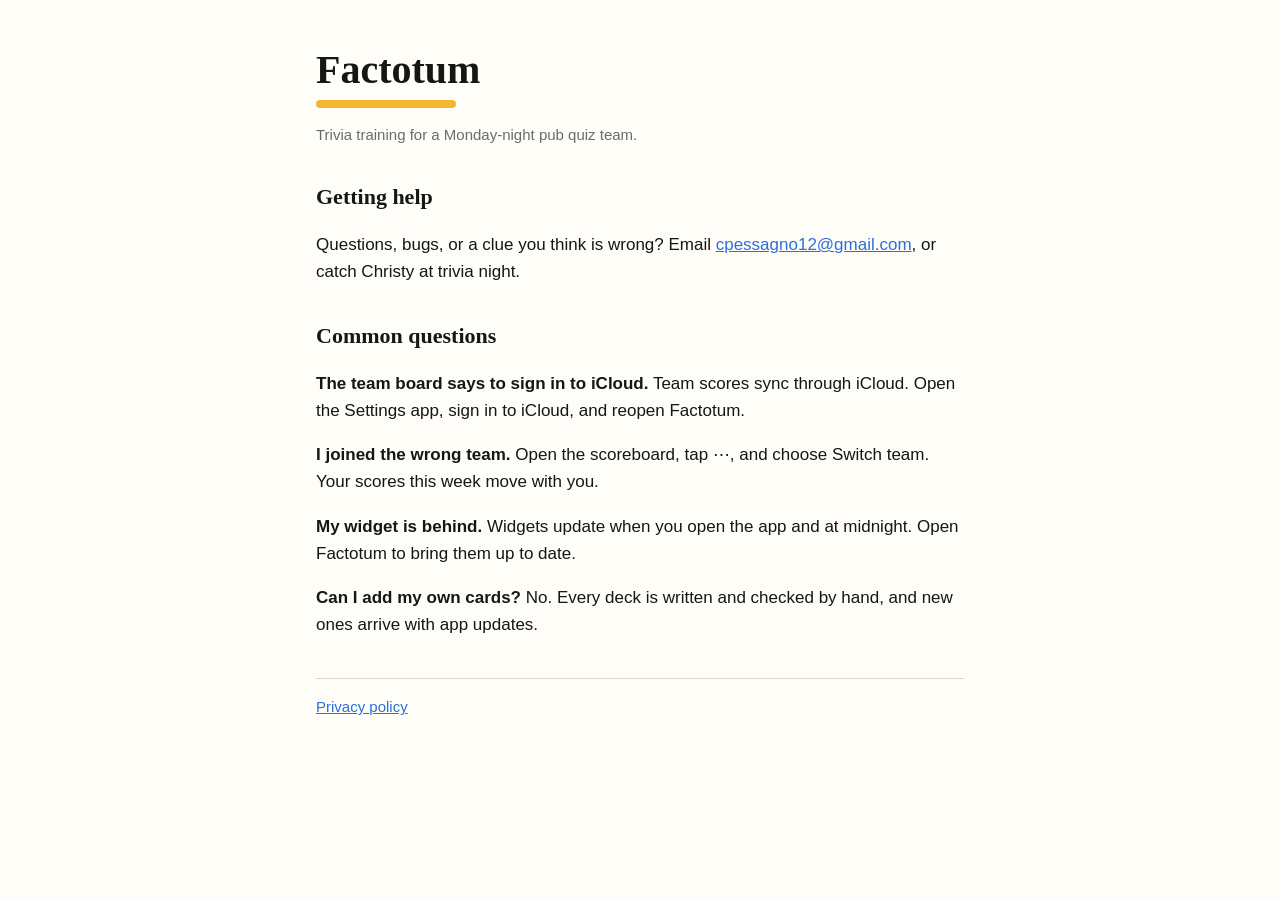
<file: index.html>
<!doctype html>
<html lang="en">
<head>
<meta charset="utf-8">
<meta name="viewport" content="width=device-width, initial-scale=1">
<title>Factotum Support</title>
<link rel="stylesheet" href="style.css">
</head>
<body>
<main>
<h1>Factotum</h1>
<p class="muted">Trivia training for a Monday-night pub quiz team.</p>

<h2>Getting help</h2>
<p>Questions, bugs, or a clue you think is wrong? Email <a href="mailto:cpessagno12@gmail.com">cpessagno12@gmail.com</a>, or catch Christy at trivia night.</p>

<h2>Common questions</h2>
<p><strong>The team board says to sign in to iCloud.</strong> Team scores sync through iCloud. Open the Settings app, sign in to iCloud, and reopen Factotum.</p>
<p><strong>I joined the wrong team.</strong> Open the scoreboard, tap ⋯, and choose Switch team. Your scores this week move with you.</p>
<p><strong>My widget is behind.</strong> Widgets update when you open the app and at midnight. Open Factotum to bring them up to date.</p>
<p><strong>Can I add my own cards?</strong> No. Every deck is written and checked by hand, and new ones arrive with app updates.</p>

<nav><a href="privacy.html">Privacy policy</a></nav>
</main>
</body>
</html>
</file>
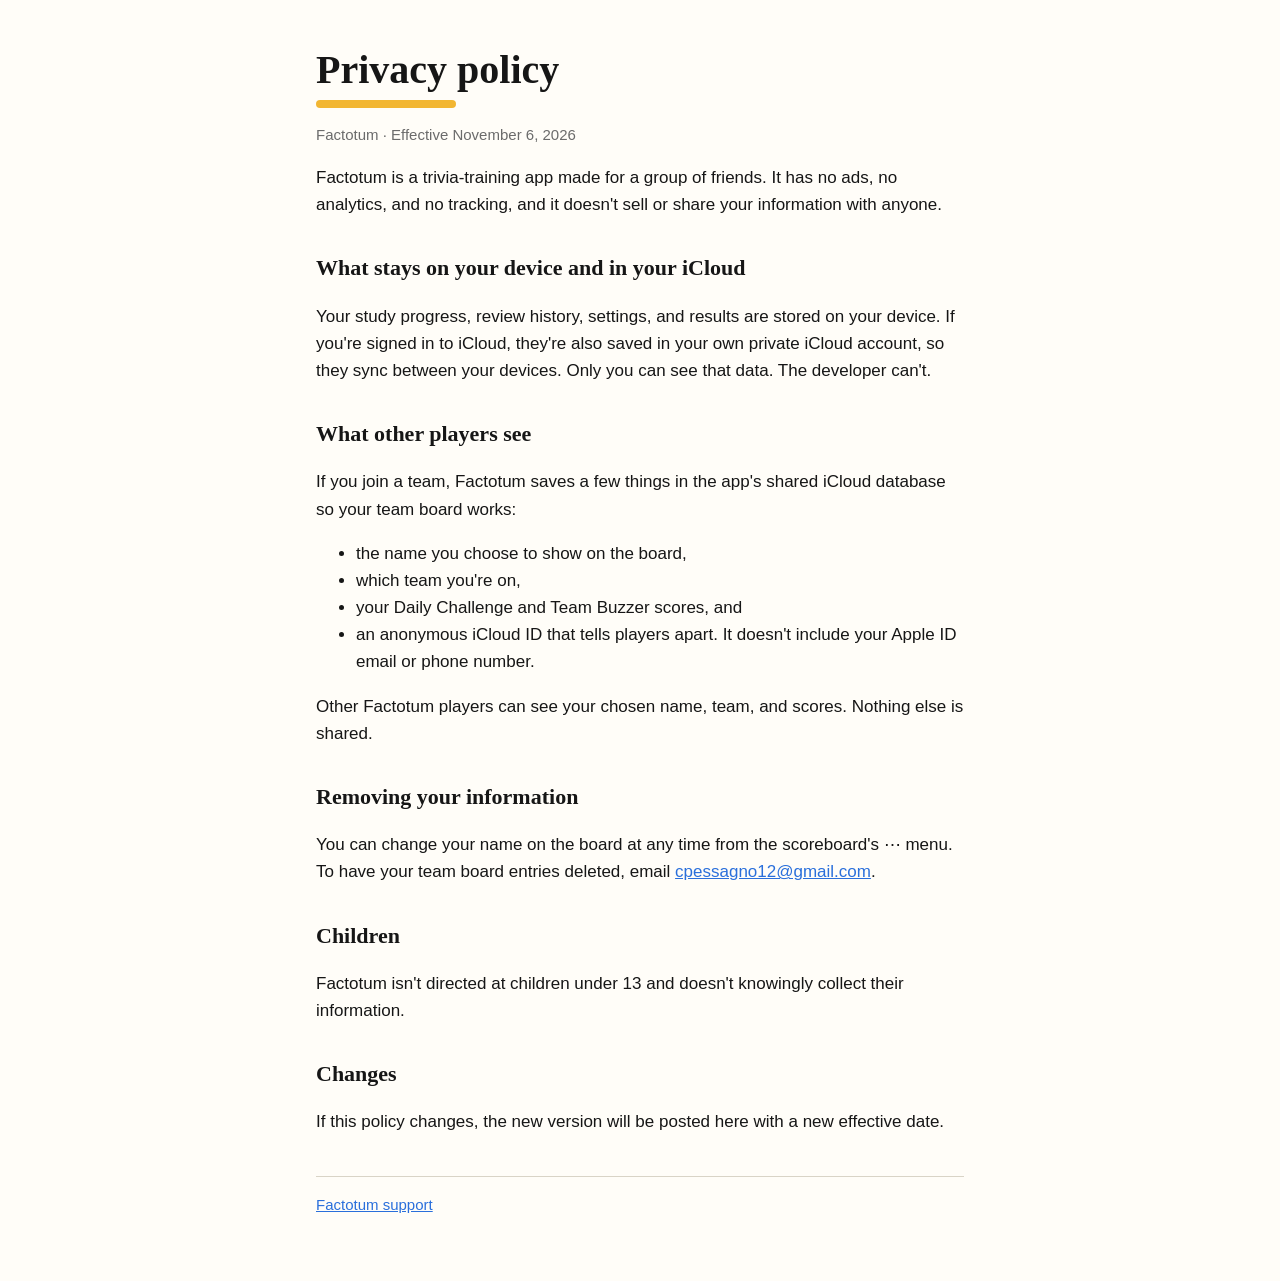
<file: privacy.html>
<!doctype html>
<html lang="en">
<head>
<meta charset="utf-8">
<meta name="viewport" content="width=device-width, initial-scale=1">
<title>Factotum Privacy</title>
<link rel="stylesheet" href="style.css">
</head>
<body>
<main>
<h1>Privacy policy</h1>
<p class="muted">Factotum · Effective November 6, 2026</p>

<p>Factotum is a trivia-training app made for a group of friends. It has no ads, no analytics, and no tracking, and it doesn't sell or share your information with anyone.</p>

<h2>What stays on your device and in your iCloud</h2>
<p>Your study progress, review history, settings, and results are stored on your device. If you're signed in to iCloud, they're also saved in your own private iCloud account, so they sync between your devices. Only you can see that data. The developer can't.</p>

<h2>What other players see</h2>
<p>If you join a team, Factotum saves a few things in the app's shared iCloud database so your team board works:</p>
<ul>
<li>the name you choose to show on the board,</li>
<li>which team you're on,</li>
<li>your Daily Challenge and Team Buzzer scores, and</li>
<li>an anonymous iCloud ID that tells players apart. It doesn't include your Apple ID email or phone number.</li>
</ul>
<p>Other Factotum players can see your chosen name, team, and scores. Nothing else is shared.</p>

<h2>Removing your information</h2>
<p>You can change your name on the board at any time from the scoreboard's ⋯ menu. To have your team board entries deleted, email <a href="mailto:cpessagno12@gmail.com">cpessagno12@gmail.com</a>.</p>

<h2>Children</h2>
<p>Factotum isn't directed at children under 13 and doesn't knowingly collect their information.</p>

<h2>Changes</h2>
<p>If this policy changes, the new version will be posted here with a new effective date.</p>

<nav><a href="index.html">Factotum support</a></nav>
</main>
</body>
</html>
</file>
<file: style.css>
:root { --paper: #FFFDF8; --ink: #161616; --muted: #6B6B6B; --rule: #D9D4C7; --yellow: #F2B632; --pen: #2A6FDB; }
@media (prefers-color-scheme: dark) { :root { --paper: #191816; --ink: #F3EFE6; --muted: #A39E93; --rule: #45413A; --pen: #7FA9F0; } }
* { box-sizing: border-box; }
body { margin: 0; background: var(--paper); color: var(--ink); font: 17px/1.6 -apple-system, BlinkMacSystemFont, "Helvetica Neue", sans-serif; }
main { max-width: 680px; margin: 0 auto; padding: 48px 16px 64px; }
h1 { font-family: Georgia, "Times New Roman", serif; font-size: 40px; line-height: 1.1; margin: 0 0 6px; }
h1::after { content: ""; display: block; width: 140px; height: 8px; margin-top: 8px; border-radius: 4px; background: var(--yellow); }
h2 { font-family: Georgia, serif; font-size: 22px; margin: 32px 0 8px; }
p, li { color: var(--ink); }
.muted { color: var(--muted); font-size: 15px; }
a { color: var(--pen); }
nav { margin-top: 40px; padding-top: 16px; border-top: 1px solid var(--rule); font-size: 15px; }
</file>
